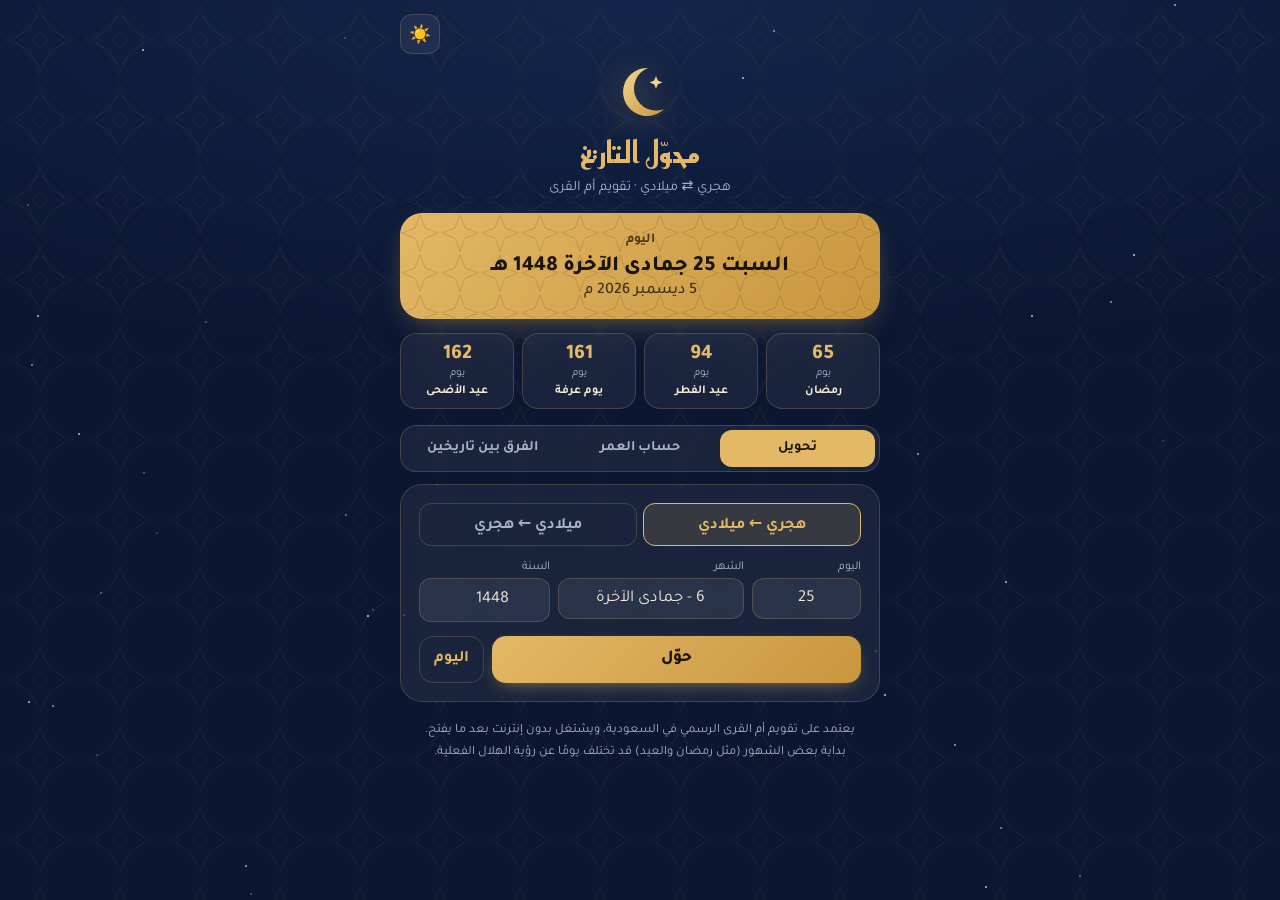
<file: hijri/index.html>
<!DOCTYPE html>
<html lang="ar" dir="rtl">
<head>
<meta charset="utf-8">
<meta name="viewport" content="width=device-width, initial-scale=1">
<title>محوّل التاريخ الهجري والميلادي</title>
<link rel="preconnect" href="https://fonts.googleapis.com">
<link href="https://fonts.googleapis.com/css2?family=Tajawal:wght@400;500;700;800&family=Reem+Kufi:wght@600;700&display=swap" rel="stylesheet">
<style>
  :root{
    --bg:#0b1630; --bg2:#13254a; --card:rgba(255,255,255,.06); --card-solid:#15274d;
    --ink:#f3ecd9; --muted:#a9b3c9; --gold:#e3b866; --gold2:#c8963e; --gold-soft:rgba(227,184,102,.14);
    --line:rgba(227,184,102,.22); --field:rgba(255,255,255,.07); --err:#ff8f80; --on-gold:#1a1405;
    --pattern-op:.07;
  }
  [data-theme="light"]{
    --bg:#f7f0e1; --bg2:#efe3c8; --card:rgba(255,255,255,.7); --card-solid:#fffaf0;
    --ink:#1d2340; --muted:#6c6a78; --gold:#a8741f; --gold2:#8a5c12; --gold-soft:rgba(168,116,31,.12);
    --line:rgba(168,116,31,.25); --field:#fffdf7; --err:#b3261e; --on-gold:#fff;
    --pattern-op:.06;
  }
  *{box-sizing:border-box;-webkit-tap-highlight-color:transparent}
  html{background:var(--bg)}
  body{margin:0;color:var(--ink);font-family:"Tajawal",system-ui,sans-serif;min-height:100vh;
    display:flex;justify-content:center;padding:14px 14px 40px;
    background:radial-gradient(120% 60% at 50% 0%,var(--bg2),var(--bg) 70%);background-attachment:fixed;
    transition:background .3s,color .3s;position:relative}
  body::before{content:"";position:fixed;inset:0;pointer-events:none;opacity:var(--pattern-op);
    background-image:url("data:image/svg+xml,%3Csvg xmlns='http://www.w3.org/2000/svg' width='80' height='80' viewBox='0 0 80 80'%3E%3Cg fill='none' stroke='%23e3b866' stroke-width='1.2'%3E%3Cpath d='M40 6l9.9 24.1L74 40l-24.1 9.9L40 74l-9.9-24.1L6 40l24.1-9.9z'/%3E%3Crect x='22' y='22' width='36' height='36' transform='rotate(45 40 40)'/%3E%3Ccircle cx='40' cy='40' r='7'/%3E%3C/g%3E%3C/svg%3E");
    background-size:80px 80px}
  .stars{position:fixed;inset:0;pointer-events:none;overflow:hidden}
  .stars i{position:absolute;width:2px;height:2px;border-radius:50%;background:#fff;opacity:.6;animation:tw 3s infinite ease-in-out}
  [data-theme="light"] .stars{display:none}
  @keyframes tw{50%{opacity:.1}}
  .wrap{width:100%;max-width:480px;position:relative;z-index:1}

  .top{display:flex;justify-content:space-between;align-items:center;margin-bottom:6px}
  .themeBtn{border:1px solid var(--line);background:var(--card);color:var(--gold);width:40px;height:40px;border-radius:12px;
    font-size:1.1rem;cursor:pointer;backdrop-filter:blur(8px);-webkit-backdrop-filter:blur(8px)}
  header{text-align:center;margin:0 0 16px}
  .moon{width:64px;height:64px;margin:0 auto 6px;display:block;filter:drop-shadow(0 0 18px rgba(227,184,102,.45))}
  header h1{font-family:"Reem Kufi","Tajawal",sans-serif;font-size:1.9rem;margin:0;font-weight:700;color:var(--gold);letter-spacing:.5px}
  header p{margin:2px 0 0;color:var(--muted);font-size:.9rem}

  .today{background:linear-gradient(135deg,var(--gold),var(--gold2));color:var(--on-gold);border-radius:22px;padding:18px;
    margin-bottom:14px;text-align:center;position:relative;overflow:hidden;box-shadow:0 10px 30px -12px rgba(227,184,102,.55)}
  [data-theme="dark"] .today,:root:not([data-theme]) .today{color:#1a1405}
  .today::before{content:"";position:absolute;inset:0;opacity:.13;
    background-image:url("data:image/svg+xml,%3Csvg xmlns='http://www.w3.org/2000/svg' width='40' height='40'%3E%3Cpath d='M20 2l5 13 13 5-13 5-5 13-5-13-13-5 13-5z' fill='none' stroke='%23000' stroke-width='1'/%3E%3C/svg%3E")}
  .today>*{position:relative}
  .today small{opacity:.75;font-size:.85rem;font-weight:700}
  .today .h{font-size:1.35rem;font-weight:800;margin-top:4px}
  .today .g{opacity:.8;margin-top:2px;font-weight:500}

  .events{display:grid;grid-template-columns:repeat(4,1fr);gap:8px;margin-bottom:16px}
  .ev{background:var(--card);border:1px solid var(--line);border-radius:16px;padding:10px 4px;text-align:center;
    backdrop-filter:blur(8px);-webkit-backdrop-filter:blur(8px)}
  .ev .n{font-size:1.3rem;font-weight:800;color:var(--gold);line-height:1.1}
  .ev .u{font-size:.7rem;color:var(--muted)}
  .ev .t{font-size:.76rem;font-weight:700;margin-top:4px}
  .ev.now{background:var(--gold-soft);border-color:var(--gold)}
  .ev.now .n{font-size:1rem}

  .tabs{display:grid;grid-template-columns:repeat(3,1fr);background:var(--card);border:1px solid var(--line);border-radius:16px;
    padding:4px;margin-bottom:12px;gap:2px;backdrop-filter:blur(8px);-webkit-backdrop-filter:blur(8px)}
  .tabs button{border:0;background:transparent;color:var(--muted);font:inherit;font-weight:700;padding:10px 4px;border-radius:12px;cursor:pointer;font-size:.9rem;transition:.2s}
  .tabs button.on{background:var(--gold);color:var(--on-gold)}
  :root:not([data-theme="light"]) .tabs button.on{color:#1a1405}

  .card{background:var(--card);border:1px solid var(--line);border-radius:22px;padding:18px;
    backdrop-filter:blur(10px);-webkit-backdrop-filter:blur(10px)}
  .seg{display:flex;gap:6px;margin-bottom:14px}
  .seg button{flex:1;border:1px solid var(--line);background:transparent;color:var(--muted);font:inherit;font-weight:700;padding:9px;border-radius:12px;cursor:pointer}
  .seg button.on{border-color:var(--gold);background:var(--gold-soft);color:var(--gold)}
  .lbl{font-size:.85rem;font-weight:700;margin:2px 0 8px;color:var(--gold)}
  .row{display:grid;grid-template-columns:1fr 1.7fr 1.2fr;gap:8px}
  .row + .lbl{margin-top:14px}
  label{display:block;font-size:.75rem;color:var(--muted);margin-bottom:4px}
  select,input{width:100%;font:inherit;font-size:1.05rem;padding:11px 8px;border:1px solid var(--line);
    border-radius:12px;background:var(--field);color:var(--ink);text-align:center;appearance:none;-webkit-appearance:none}
  select option{background:var(--card-solid);color:var(--ink)}
  select:focus,input:focus{outline:2px solid var(--gold);outline-offset:1px}
  .actions{display:flex;gap:8px;margin-top:14px}
  .go{flex:1;border:0;background:linear-gradient(135deg,var(--gold),var(--gold2));color:var(--on-gold);font:inherit;font-weight:800;
    font-size:1.05rem;padding:13px;border-radius:14px;cursor:pointer;box-shadow:0 6px 18px -8px rgba(227,184,102,.7)}
  :root:not([data-theme="light"]) .go{color:#1a1405}
  .ghost{border:1px solid var(--line);background:transparent;color:var(--gold);font:inherit;font-weight:700;padding:13px 14px;border-radius:14px;cursor:pointer}
  .go:active,.ghost:active{transform:scale(.98)}

  .result{margin-top:16px;padding:18px 14px;border-radius:18px;background:var(--gold-soft);border:1px solid var(--line);text-align:center;display:none}
  .result.show{display:block;animation:pop .3s ease}
  @keyframes pop{from{opacity:0;transform:translateY(6px)}to{opacity:1;transform:none}}
  .result .big{font-size:1.4rem;font-weight:800;color:var(--gold)}
  .result .sub{margin-top:6px;color:var(--muted);line-height:1.8}
  .result.err{background:transparent;border-color:var(--err)}
  .result.err .big{color:var(--err);font-size:1.02rem}
  .stats{display:grid;grid-template-columns:repeat(3,1fr);gap:8px;margin-top:12px}
  .stat{background:var(--field);border-radius:12px;padding:8px 4px}
  .stat b{display:block;font-size:1.05rem}
  .stat span{font-size:.72rem;color:var(--muted)}
  .copy{margin-top:12px;border:1px solid var(--gold);background:transparent;color:var(--gold);
    font:inherit;font-weight:700;padding:7px 20px;border-radius:999px;cursor:pointer}
  .note{color:var(--muted);font-size:.8rem;text-align:center;margin-top:18px;line-height:1.7}
  [hidden]{display:none!important}
</style>
</head>
<body>
<div class="stars" id="stars"></div>
<div class="wrap">
  <div class="top">
    <span></span>
    <button class="themeBtn" id="themeBtn" aria-label="تغيير الثيم">☀️</button>
  </div>
  <header>
    <svg class="moon" viewBox="0 0 64 64" aria-hidden="true">
      <defs><linearGradient id="mg" x1="0" y1="0" x2="1" y2="1"><stop offset="0" stop-color="#f6d58e"/><stop offset="1" stop-color="#c8963e"/></linearGradient></defs>
      <path d="M40 8a24 24 0 1 0 16 41A20 20 0 1 1 40 8z" fill="url(#mg)"/>
      <path d="M48 16l1.8 4.6 4.6 1.8-4.6 1.8L48 28.8l-1.8-4.6-4.6-1.8 4.6-1.8z" fill="#f6d58e"/>
    </svg>
    <h1>محوّل التاريخ</h1>
    <p>هجري ⇄ ميلادي · تقويم أم القرى</p>
  </header>

  <div class="today">
    <small>اليوم</small>
    <div class="h" id="todayH"></div>
    <div class="g" id="todayG"></div>
  </div>

  <div class="events" id="events"></div>

  <div class="tabs">
    <button data-tab="conv" class="on">تحويل</button>
    <button data-tab="age">حساب العمر</button>
    <button data-tab="diff">الفرق بين تاريخين</button>
  </div>

  <div class="card">
    <!-- تحويل -->
    <section id="conv">
      <div class="seg" id="convSeg">
        <button data-v="H" class="on">هجري ← ميلادي</button>
        <button data-v="G">ميلادي ← هجري</button>
      </div>
      <div id="convIn"></div>
      <div class="actions">
        <button class="go" id="convGo">حوّل</button>
        <button class="ghost" id="convToday">اليوم</button>
      </div>
    </section>

    <!-- العمر -->
    <section id="age" hidden>
      <div class="seg" id="ageSeg">
        <button data-v="G" class="on">ميلادي</button>
        <button data-v="H">هجري</button>
      </div>
      <div class="lbl">تاريخ الميلاد</div>
      <div id="ageIn"></div>
      <div class="actions"><button class="go" id="ageGo">احسب العمر</button></div>
    </section>

    <!-- الفرق -->
    <section id="diff" hidden>
      <div class="seg" id="diffSeg">
        <button data-v="G" class="on">ميلادي</button>
        <button data-v="H">هجري</button>
      </div>
      <div class="lbl">من تاريخ</div>
      <div id="diffA"></div>
      <div class="lbl">إلى تاريخ</div>
      <div id="diffB"></div>
      <div class="actions"><button class="go" id="diffGo">احسب الفرق</button></div>
    </section>

    <div class="result" id="res">
      <div class="big" id="resBig"></div>
      <div class="sub" id="resSub"></div>
      <div class="stats" id="resStats" hidden></div>
      <button class="copy" id="copyBtn" type="button">نسخ</button>
    </div>
  </div>

  <p class="note">يعتمد على تقويم أم القرى الرسمي في السعودية، ويشتغل بدون إنترنت بعد ما يفتح.<br>بداية بعض الشهور (مثل رمضان والعيد) قد تختلف يومًا عن رؤية الهلال الفعلية.</p>
</div>

<script>
const H_MONTHS=["محرم","صفر","ربيع الأول","ربيع الآخر","جمادى الأولى","جمادى الآخرة","رجب","شعبان","رمضان","شوال","ذو القعدة","ذو الحجة"];
const G_MONTHS=["يناير","فبراير","مارس","أبريل","مايو","يونيو","يوليو","أغسطس","سبتمبر","أكتوبر","نوفمبر","ديسمبر"];
const DAYS=["الأحد","الاثنين","الثلاثاء","الأربعاء","الخميس","الجمعة","السبت"];
const DAY=86400000, HMIN=1300, HMAX=1600, GMIN=1883, GMAX=2174;
const fmt=new Intl.DateTimeFormat("en-u-ca-islamic-umalqura-nu-latn",{timeZone:"UTC",year:"numeric",month:"numeric",day:"numeric"});
const $=id=>document.getElementById(id);

/* ---------- محرك التحويل ---------- */
function toHijri(ms){
  const p={};fmt.formatToParts(new Date(ms)).forEach(x=>p[x.type]=x.value);
  return {y:parseInt(p.year),m:parseInt(p.month),d:parseInt(p.day)};
}
function cmp(a,b){return (a.y-b.y)||(a.m-b.m)||(a.d-b.d);}
function fromHijri(y,m,d){
  let ms=Date.UTC(622,6,19)+Math.round((y-1)*354.36667+(m-1)*29.5306+(d-1))*DAY;
  for(let i=0;i<60;i++){
    const h=toHijri(ms); if(cmp(h,{y,m,d})===0)return ms;
    const diff=(y-h.y)*354+(m-h.m)*29.5+(d-h.d);
    ms+=(Math.abs(diff)<2?Math.sign(diff):Math.round(diff))*DAY;
  }
  return null;
}
function hMonthLen(y,m){return fromHijri(y,m,30)===null?29:30;}
function gMonthLen(y,m){return new Date(Date.UTC(y,m,0)).getUTCDate();}
function hStr(h){return h.d+" "+H_MONTHS[h.m-1]+" "+h.y+" هـ";}
function gParts(ms){const t=new Date(ms);return {y:t.getUTCFullYear(),m:t.getUTCMonth()+1,d:t.getUTCDate()};}
function gStr(ms){const g=gParts(ms);return g.d+" "+G_MONTHS[g.m-1]+" "+g.y+" م";}
function dayName(ms){return DAYS[new Date(ms).getUTCDay()];}
function num(n){return n.toLocaleString("en-US");}
function plural(n,one,two,few,many){return n===0?"":n===1?one:n===2?two:(n>=3&&n<=10)?n+" "+few:n+" "+many;}
const yW=n=>plural(n,"سنة","سنتين","سنوات","سنة");
const mW=n=>plural(n,"شهر","شهرين","أشهر","شهرًا");
const dW=n=>plural(n,"يوم","يومين","أيام","يومًا");
function joinParts(a){a=a.filter(Boolean);return a.length?a.join(" و "):"0 يوم";}

/* فرق تقويمي (سنوات/أشهر/أيام) بين تاريخين بنفس التقويم */
function calDiff(a,b,lenFn){
  let y=b.y-a.y,m=b.m-a.m,d=b.d-a.d;
  if(d<0){m--;let pm=b.m-1,py=b.y;if(pm<1){pm=12;py--;}d+=lenFn(py,pm);}
  if(m<0){y--;m+=12;}
  return {y,m,d};
}

/* ---------- حقول الإدخال ---------- */
function dateInputs(host,cal,init){
  const months=cal==="H"?H_MONTHS:G_MONTHS;
  const maxD=cal==="H"?30:31;
  host.innerHTML=`<div class="row">
    <div><label>اليوم</label><select>${Array.from({length:maxD},(_,i)=>`<option value="${i+1}">${i+1}</option>`).join("")}</select></div>
    <div><label>الشهر</label><select>${months.map((n,i)=>`<option value="${i+1}">${i+1} - ${n}</option>`).join("")}</select></div>
    <div><label>السنة</label><input type="number" inputmode="numeric"></div></div>`;
  const [d,m]=host.querySelectorAll("select"),y=host.querySelector("input");
  host.set=v=>{d.value=v.d;m.value=v.m;y.value=v.y;};
  host.get=()=>({d:+d.value,m:+m.value,y:+y.value,cal});
  host.cal=cal;
  if(init)host.set(init);
}
/* يرجع ms أو رسالة خطأ */
function readMs(v){
  if(v.cal==="H"){
    if(!v.y||v.y<HMIN||v.y>HMAX)return {err:`أدخل سنة هجرية بين ${HMIN} و ${HMAX}`};
    const ms=fromHijri(v.y,v.m,v.d);
    if(ms===null)return {err:`شهر ${H_MONTHS[v.m-1]} ${v.y} هـ عدد أيامه 29 يومًا فقط`};
    return {ms};
  }
  if(!v.y||v.y<GMIN||v.y>GMAX)return {err:`أدخل سنة ميلادية بين ${GMIN} و ${GMAX}`};
  if(v.d>gMonthLen(v.y,v.m))return {err:`شهر ${G_MONTHS[v.m-1]} ${v.y} عدد أيامه ${gMonthLen(v.y,v.m)} فقط`};
  return {ms:Date.UTC(v.y,v.m-1,v.d)};
}

/* ---------- اليوم والمناسبات ---------- */
const now=new Date();
const todayMs=Date.UTC(now.getFullYear(),now.getMonth(),now.getDate());
const TH=toHijri(todayMs), TG=gParts(todayMs);
$("todayH").textContent=dayName(todayMs)+" "+hStr(TH);
$("todayG").textContent=gStr(todayMs);

const EVENTS=[
  {t:"رمضان",m:9,d:1,len:30},
  {t:"عيد الفطر",m:10,d:1,len:3},
  {t:"يوم عرفة",m:12,d:9,len:1},
  {t:"عيد الأضحى",m:12,d:10,len:4},
];
$("events").innerHTML=EVENTS.map(e=>{
  for(const y of [TH.y-1,TH.y,TH.y+1]){
    const s=fromHijri(y,e.m,e.d); if(s===null)continue;
    const days=Math.round((s-todayMs)/DAY);
    if(days<=0 && days>-e.len)return `<div class="ev now"><div class="n">الآن</div><div class="u">&nbsp;</div><div class="t">${e.t}</div></div>`;
    if(days>0)return `<div class="ev" title="${gStr(s)}"><div class="n">${num(days)}</div><div class="u">يوم</div><div class="t">${e.t}</div></div>`;
  }
  return "";
}).join("");

/* ---------- التبويبات ---------- */
function bindSeg(id,cb){
  const seg=$(id);
  seg.querySelectorAll("button").forEach(b=>b.onclick=()=>{
    seg.querySelectorAll("button").forEach(x=>x.classList.toggle("on",x===b));
    hideRes();cb(b.dataset.v);
  });
}
document.querySelectorAll(".tabs button").forEach(b=>b.onclick=()=>{
  document.querySelectorAll(".tabs button").forEach(x=>x.classList.toggle("on",x===b));
  ["conv","age","diff"].forEach(s=>$(s).hidden=s!==b.dataset.tab);
  hideRes();
  try{localStorage.setItem("tab",b.dataset.tab);}catch(_){}
});
const todayFor=cal=>cal==="H"?TH:TG;

/* تحويل */
let convCal="H";
dateInputs($("convIn"),"H",TH);
bindSeg("convSeg",v=>{convCal=v;dateInputs($("convIn"),v,todayFor(v));});
$("convToday").onclick=()=>{$("convIn").set(todayFor(convCal));hideRes();};
$("convGo").onclick=()=>{
  const v=$("convIn").get(),r=readMs(v);
  if(r.err)return showErr(r.err);
  if(convCal==="H")show(gStr(r.ms),"يوم "+dayName(r.ms)+" · الموافق "+hStr(v));
  else show(hStr(toHijri(r.ms)),"يوم "+dayName(r.ms)+" · الموافق "+gStr(r.ms));
};

/* العمر */
dateInputs($("ageIn"),"G",{d:1,m:1,y:2000});
bindSeg("ageSeg",v=>dateInputs($("ageIn"),v,v==="H"?{d:1,m:1,y:1420}:{d:1,m:1,y:2000}));
$("ageGo").onclick=()=>{
  const r=readMs($("ageIn").get());
  if(r.err)return showErr(r.err);
  if(r.ms>todayMs)return showErr("تاريخ الميلاد بعد اليوم!");
  const bG=gParts(r.ms),bH=toHijri(r.ms);
  const ag=calDiff(bG,TG,gMonthLen), ah=calDiff(bH,TH,hMonthLen);
  const total=Math.round((todayMs-r.ms)/DAY);
  // عيد الميلاد القادم (ميلادي)
  let nb=Date.UTC(TG.y,bG.m-1,Math.min(bG.d,gMonthLen(TG.y,bG.m)));
  if(nb<todayMs)nb=Date.UTC(TG.y+1,bG.m-1,Math.min(bG.d,gMonthLen(TG.y+1,bG.m)));
  const toNext=Math.round((nb-todayMs)/DAY);
  show(
    "عمرك "+joinParts([yW(ag.y),mW(ag.m),dW(ag.d)]),
    "بالهجري: "+joinParts([yW(ah.y),mW(ah.m),dW(ah.d)])+
    "<br>وُلدت يوم "+dayName(r.ms)+" "+gStr(r.ms)+" · "+hStr(bH)+
    "<br>"+(toNext===0?"🎉 اليوم عيد ميلادك!":"باقي على عيد ميلادك "+dW(toNext).replace(/^(\d+)/,m=>num(+m))),
    [[num(total),"يوم"],[num(Math.floor(total/7)),"أسبوع"],[num(ag.y*12+ag.m),"شهر"]]
  );
};

/* الفرق */
dateInputs($("diffA"),"G",TG);dateInputs($("diffB"),"G",TG);
bindSeg("diffSeg",v=>{dateInputs($("diffA"),v,todayFor(v));dateInputs($("diffB"),v,todayFor(v));});
$("diffGo").onclick=()=>{
  const va=$("diffA").get(),vb=$("diffB").get();
  const a=readMs(va),b=readMs(vb);
  if(a.err)return showErr("من تاريخ: "+a.err);
  if(b.err)return showErr("إلى تاريخ: "+b.err);
  let [s,e]=a.ms<=b.ms?[a.ms,b.ms]:[b.ms,a.ms];
  const total=Math.round((e-s)/DAY);
  const H=va.cal==="H";
  const dd=H?calDiff(toHijri(s),toHijri(e),hMonthLen):calDiff(gParts(s),gParts(e),gMonthLen);
  show(
    joinParts([yW(dd.y),mW(dd.m),dW(dd.d)]),
    (H?hStr(toHijri(s))+" ← "+hStr(toHijri(e)):gStr(s)+" ← "+gStr(e))+
    "<br>"+(H?"بالميلادي: "+gStr(s)+" ← "+gStr(e):"بالهجري: "+hStr(toHijri(s))+" ← "+hStr(toHijri(e))),
    [[num(total),"يوم"],[num(Math.floor(total/7)),"أسبوع"],[(total/365.2425).toFixed(1),"سنة تقريبًا"]]
  );
};

/* ---------- النتيجة ---------- */
function hideRes(){$("res").className="result";}
function show(big,sub,stats){
  $("resBig").textContent=big;$("resSub").innerHTML=sub||"";
  const st=$("resStats");
  if(stats){st.innerHTML=stats.map(([v,l])=>`<div class="stat"><b>${v}</b><span>${l}</span></div>`).join("");st.hidden=false;}
  else st.hidden=true;
  $("copyBtn").hidden=false;
  $("res").className="result";void $("res").offsetWidth;$("res").className="result show";
}
function showErr(msg){
  $("resBig").textContent=msg;$("resSub").textContent="";$("resStats").hidden=true;$("copyBtn").hidden=true;
  $("res").className="result show err";
}
$("copyBtn").onclick=async()=>{
  const txt=$("resBig").textContent+"\n"+$("resSub").innerText;
  try{await navigator.clipboard.writeText(txt);$("copyBtn").textContent="تم النسخ ✓";}
  catch(_){$("copyBtn").textContent="انسخ يدويًا";}
  setTimeout(()=>$("copyBtn").textContent="نسخ",1500);
};


/* ---------- الثيم والنجوم ---------- */
(function(){
  const st=$("stars");let h="";
  for(let i=0;i<40;i++)h+=`<i style="top:${Math.random()*100}%;left:${Math.random()*100}%;animation-delay:${(Math.random()*3).toFixed(2)}s;opacity:${(.2+Math.random()*.6).toFixed(2)}"></i>`;
  st.innerHTML=h;
  const root=document.documentElement,btn=$("themeBtn");
  function apply(t){root.dataset.theme=t;btn.textContent=t==="light"?"🌙":"☀️";}
  let t="dark";try{t=localStorage.getItem("theme")||"dark";}catch(_){}
  apply(t);
  btn.onclick=()=>{t=root.dataset.theme==="light"?"dark":"light";apply(t);try{localStorage.setItem("theme",t);}catch(_){}};
})();

/* Enter يشغّل الزر */
[["convIn","convGo"],["ageIn","ageGo"],["diffB","diffGo"],["diffA","diffGo"]].forEach(([i,g])=>
  $(i).addEventListener("keydown",e=>{if(e.key==="Enter"){e.preventDefault();$(g).click();}}));

try{const t=localStorage.getItem("tab");if(t&&t!=="conv")document.querySelector(`.tabs button[data-tab="${t}"]`).click();}catch(_){}
</script>
</body>
</html>
</file>
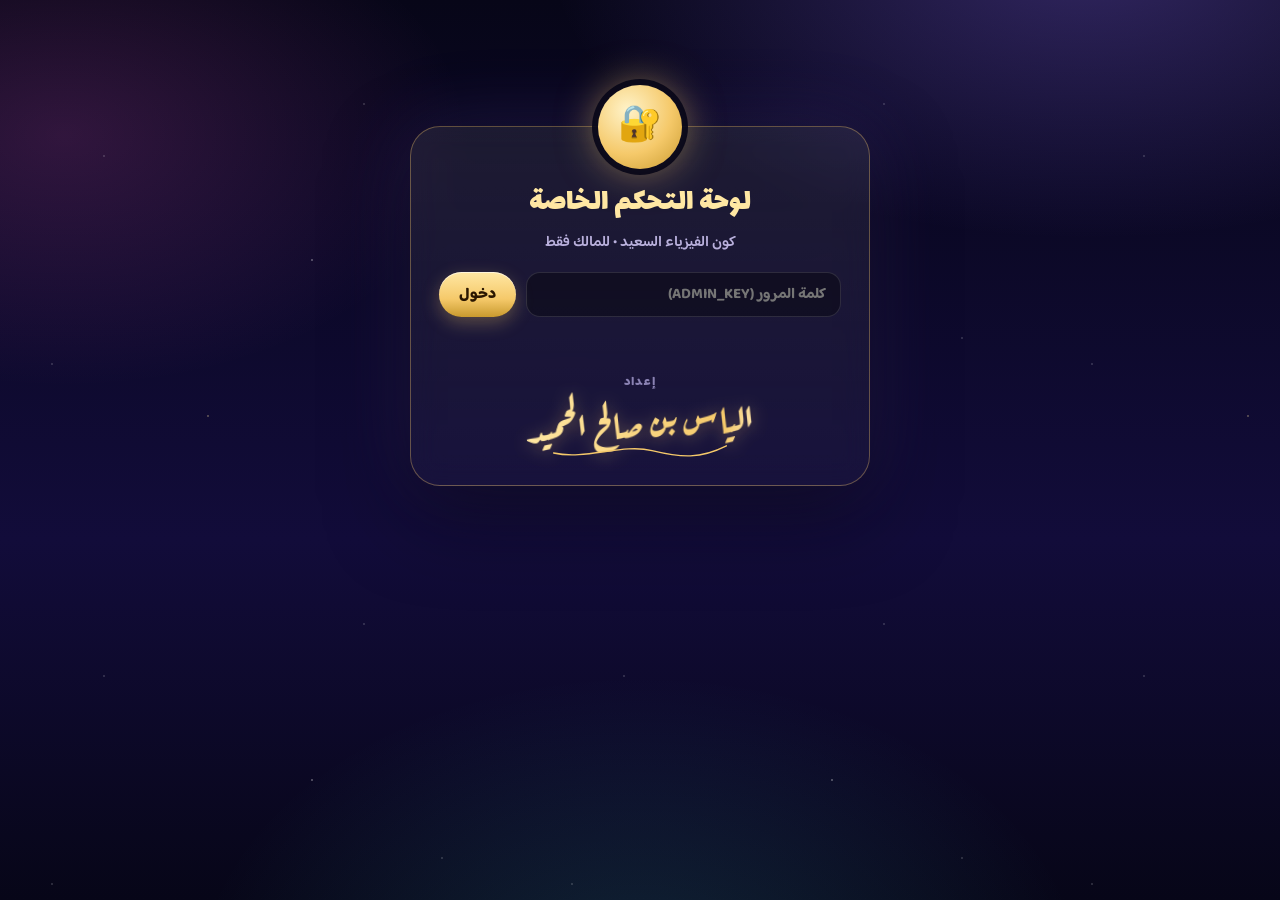
<file: admin.html>
<!doctype html>
<html lang="ar" dir="rtl">
<head>
  <meta charset="utf-8">
  <meta name="viewport" content="width=device-width,initial-scale=1,viewport-fit=cover">
  <meta name="robots" content="noindex, nofollow">
  <meta name="theme-color" content="#070618">
  <title>لوحة التحكم | كون الفيزياء السعيد</title>
  <link rel="icon" href="assets/favicon.svg" type="image/svg+xml">
  <link rel="preconnect" href="https://fonts.googleapis.com">
  <link rel="preconnect" href="https://fonts.gstatic.com" crossorigin>
  <link href="https://fonts.googleapis.com/css2?family=Baloo+Bhaijaan+2:wght@400;600;700;800&family=Lalezar&family=Aref+Ruqaa:wght@400;700&display=swap" rel="stylesheet">
  <style>
    /* Owner's private control room: royal night blue with gold. */
    :root {
      --bg: #070618; --bg2: #120c3a; --panel: rgba(255, 255, 255, .055); --panel-2: rgba(255, 255, 255, .09);
      --line: rgba(255, 255, 255, .12); --line-gold: rgba(245, 201, 106, .35);
      --text: #f6f1ff; --soft: #b9b0dc; --muted: #8a82b3;
      --gold: #f5c96a; --gold-2: #ffe7a3; --gold-3: #c99a2e; --violet: #8c6bff; --aqua: #4fe3ff; --pink: #ff5fd2;
      --good: #3ddc97; --bad: #ff6b81;
      --r: 22px;
      color-scheme: dark;
    }
    * { box-sizing: border-box; }
    html { scroll-behavior: smooth; }
    body {
      margin: 0; min-height: 100vh; color: var(--text); font: 600 15px/1.55 'Baloo Bhaijaan 2', system-ui, sans-serif;
      background:
        radial-gradient(60% 45% at 85% -5%, rgba(140, 107, 255, .32), transparent 70%),
        radial-gradient(45% 40% at 5% 15%, rgba(255, 95, 210, .16), transparent 70%),
        radial-gradient(50% 50% at 50% 110%, rgba(79, 227, 255, .14), transparent 70%),
        linear-gradient(180deg, var(--bg), var(--bg2) 60%, var(--bg));
      background-attachment: fixed;
    }
    body::before {
      content: ''; position: fixed; inset: 0; pointer-events: none; opacity: .5;
      background-image: radial-gradient(1px 1px at 20% 30%, #fff, transparent), radial-gradient(1px 1px at 70% 20%, #fff, transparent),
        radial-gradient(1.5px 1.5px at 40% 80%, var(--gold-2), transparent), radial-gradient(1px 1px at 85% 65%, #fff, transparent),
        radial-gradient(1px 1px at 10% 70%, #fff, transparent), radial-gradient(1.5px 1.5px at 60% 50%, #fff, transparent);
      background-size: 520px 520px;
    }
    .wrap { position: relative; max-width: 1240px; margin: 0 auto; padding-block: 18px 40px; padding-left: max(16px, env(safe-area-inset-left, 0px)); padding-right: max(16px, env(safe-area-inset-right, 0px)); }
    [hidden] { display: none !important; }
    .sr { position: absolute; width: 1px; height: 1px; overflow: hidden; clip: rect(0 0 0 0); }

    .top { display: flex; align-items: center; gap: 14px; flex-wrap: wrap; padding: 14px 18px; border-radius: var(--r);
      background: linear-gradient(135deg, rgba(245, 201, 106, .12), rgba(140, 107, 255, .1)); border: 1px solid var(--line-gold);
      box-shadow: 0 20px 50px rgba(0, 0, 0, .35), inset 0 1px 0 rgba(255, 255, 255, .12); }
    .crest { width: 54px; height: 54px; flex: none; filter: drop-shadow(0 6px 16px rgba(245, 201, 106, .45)); }
    .titles h1 { margin: 0; font-family: 'Lalezar', sans-serif; font-weight: 400; font-size: clamp(1.5rem, 3.6vw, 2.2rem); line-height: 1.15;
      background: linear-gradient(90deg, var(--gold-2), var(--gold), #ffb8e8); -webkit-background-clip: text; background-clip: text; color: transparent; }
    .titles p { margin: 0; color: var(--soft); font-size: .9rem; }
    .top .spacer { flex: 1; }

    .credit { display: inline-flex; flex-direction: column; align-items: center; line-height: 1; }
    .credit small { color: var(--muted); font-weight: 800; letter-spacing: .1em; font-size: .75rem; }
    .sig { position: relative; padding: 0 10px 8px; }
    .sig span { font-family: 'Aref Ruqaa', serif; font-weight: 700; font-size: 1.7rem; line-height: 1.6; display: inline-block; transform: rotate(-3deg);
      background: linear-gradient(100deg, var(--gold-2), var(--gold) 40%, #fff6d8 50%, var(--gold) 60%, var(--gold-3)); background-size: 220% 100%;
      -webkit-background-clip: text; background-clip: text; color: transparent; animation: shine 6s linear infinite; filter: drop-shadow(0 2px 8px rgba(245, 201, 106, .4)); }
    .sig svg { position: absolute; inset-inline: 0; bottom: 0; width: 100%; height: 18px; overflow: visible; }
    .sig path { fill: none; stroke: var(--gold); stroke-width: 2.2; stroke-linecap: round; stroke-dasharray: 420; stroke-dashoffset: 420; animation: draw 2s .3s ease-out forwards; }
    .credit.big .sig span { font-size: 2.4rem; }
    @keyframes draw { to { stroke-dashoffset: 0; } }
    @keyframes shine { to { background-position: -220% 0; } }

    .login-box { max-width: 460px; margin: 12vh auto 0; text-align: center; padding: 34px 28px 26px; border-radius: 30px; position: relative;
      background: linear-gradient(180deg, rgba(255, 255, 255, .08), rgba(255, 255, 255, .03)); border: 1px solid var(--line-gold);
      box-shadow: 0 30px 80px rgba(0, 0, 0, .5), 0 0 80px rgba(140, 107, 255, .18); backdrop-filter: blur(14px); }
    .lock { width: 84px; height: 84px; margin: -76px auto 10px; border-radius: 50%; display: grid; place-items: center; font-size: 2.2rem;
      background: radial-gradient(circle at 35% 30%, #fff3c9, var(--gold) 55%, var(--gold-3)); box-shadow: 0 0 0 6px rgba(7, 6, 24, .9), 0 0 40px rgba(245, 201, 106, .6); }
    .login-box h1 { margin: 6px 0 2px; font-family: 'Lalezar', sans-serif; font-weight: 400; font-size: 2rem; color: var(--gold-2); }
    .login-box p { color: var(--soft); margin: 0 0 18px; }
    .login-row { display: flex; gap: 10px; }
    .login-row input { flex: 1; min-width: 0; }
    .login-foot { margin-top: 22px; }

    input, select {
      font: inherit; font-weight: 700; color: #fff; background: rgba(0, 0, 0, .35); border: 1.5px solid var(--line); border-radius: 14px; padding: 10px 14px; outline: none; min-height: 44px;
    }
    input:focus, select:focus { border-color: var(--gold); box-shadow: 0 0 0 3px rgba(245, 201, 106, .2); }
    input[type="date"] { color-scheme: dark; padding-block: 8px; direction: ltr; }
    button {
      font: inherit; font-weight: 800; border: 0; border-radius: 999px; padding: 10px 20px; cursor: pointer; color: #2a1600; min-height: 44px;
      background: linear-gradient(180deg, var(--gold-2), var(--gold) 60%, var(--gold-3)); box-shadow: 0 6px 18px rgba(245, 201, 106, .3), inset 0 1px 0 rgba(255, 255, 255, .6);
      transition: transform .12s, filter .12s;
    }
    button:hover { transform: translateY(-1px); filter: brightness(1.05); }
    button:disabled { opacity: .5; cursor: default; transform: none; }
    button.ghost { background: rgba(255, 255, 255, .07); color: var(--text); box-shadow: none; border: 1px solid var(--line); }
    button.ghost:hover { background: rgba(255, 255, 255, .12); }
    button.danger { background: rgba(255, 107, 129, .14); color: #ffc2cc; border: 1px solid rgba(255, 107, 129, .45); box-shadow: none; }
    button.danger.armed { background: var(--bad); color: #fff; }
    button.mini { min-height: 34px; padding: 4px 12px; font-size: .85rem; }
    button:focus-visible, input:focus-visible, select:focus-visible, a:focus-visible { outline: 3px solid var(--aqua); outline-offset: 2px; }
    .err { color: #ffb3c1; min-height: 1.4em; margin-top: 10px; }

    .tabs { position: sticky; top: 8px; z-index: 5; display: flex; gap: 6px; overflow-x: auto; margin: 16px 0; padding: 6px; border-radius: 999px;
      background: rgba(10, 8, 34, .82); border: 1px solid var(--line); backdrop-filter: blur(12px); scrollbar-width: none; }
    .tabs button { flex: none; background: transparent; color: var(--soft); box-shadow: none; padding: 8px 16px; min-height: 40px; }
    .tabs button.on { background: linear-gradient(180deg, var(--gold-2), var(--gold)); color: #2a1600; box-shadow: 0 4px 14px rgba(245, 201, 106, .35); }
    .head-actions { display: flex; gap: 6px; flex-wrap: wrap; align-items: center; }
    table.cmp { min-width: 520px; }
    table.cmp th small { display: block; color: var(--muted); font-weight: 600; font-size: .7rem; direction: ltr; }
    table.cmp td { font-variant-numeric: tabular-nums; font-weight: 800; }
    table.cmp td:first-child { color: var(--soft); font-weight: 700; }
    table.cmp td:last-child { color: var(--gold-2); }
    .lk { font-weight: 800; }
    .lk-main { color: var(--gold-2); }
    .lk-plus { color: #9fefff; }
    .legend { display: flex; gap: 14px; flex-wrap: wrap; font-size: .85rem; color: var(--soft); margin-bottom: 6px; }
    .legend i { display: inline-block; width: 22px; height: 0; border-top: 3px solid var(--gold); vertical-align: middle; margin-inline-end: 6px; border-radius: 2px; }
    .legend i.plus { border-top: 3px dashed #4fe3ff; }
    .chart .line.plus { stroke: #4fe3ff; stroke-dasharray: 6 4; }
    .chart .dot.plus { fill: #9fefff; }
    .chart .end-t { font-size: 11px; font-weight: 800; font-family: inherit; }
    .split { color: var(--muted); font-size: .78rem; }
    .site-tag { display: inline-block; margin-inline-start: 6px; padding: 0 7px; border-radius: 99px; font-size: .7rem; font-weight: 800; background: rgba(140, 107, 255, .2); color: #d6cbff; vertical-align: middle; }

    .grid { display: grid; gap: 14px; }
    .kpis { grid-template-columns: repeat(auto-fit, minmax(170px, 1fr)); }
    .two { grid-template-columns: 1.6fr 1fr; }
    .three { grid-template-columns: repeat(auto-fit, minmax(260px, 1fr)); }
    .card { position: relative; background: var(--panel); border: 1px solid var(--line); border-radius: var(--r); padding: 16px 18px; backdrop-filter: blur(10px);
      box-shadow: 0 14px 40px rgba(0, 0, 0, .25), inset 0 1px 0 rgba(255, 255, 255, .06); min-width: 0; }
    .card h2 { margin: 0 0 4px; font-family: 'Lalezar', sans-serif; font-weight: 400; font-size: 1.35rem; display: flex; align-items: center; gap: 8px; }
    .card .hint { margin: 0 0 10px; color: var(--muted); font-size: .85rem; }
    .kpi { overflow: hidden; }
    .kpi::after { content: ''; position: absolute; inset: auto -30px -40px auto; width: 110px; height: 110px; border-radius: 50%; background: radial-gradient(rgba(245, 201, 106, .22), transparent 70%); pointer-events: none; }
    .kpi .ic { font-size: 1.4rem; }
    .kpi .n { font-family: 'Lalezar', sans-serif; font-size: 2.5rem; line-height: 1.05; color: var(--gold-2); font-variant-numeric: tabular-nums; }
    .kpi .l { color: var(--soft); font-size: .9rem; }
    .kpi .sub { color: var(--muted); font-size: .78rem; }
    .section { margin-top: 14px; }

    .bars { display: grid; gap: 9px; }
    .bar-row { display: grid; grid-template-columns: minmax(0, 1fr) 48px; gap: 3px 10px; align-items: center; font-size: .9rem; }
    .bar-row > span { grid-column: 1 / -1; color: var(--soft); }
    .bar { height: 10px; border-radius: 99px; background: rgba(255, 255, 255, .08); overflow: hidden; }
    .bar i { display: block; height: 100%; border-radius: 4px; background: linear-gradient(90deg, var(--gold-3), var(--gold)); }
    .bar-row b { text-align: end; font-variant-numeric: tabular-nums; }

    .chart { position: relative; }
    .chart svg { display: block; width: 100%; height: auto; overflow: visible; }
    .chart .grid-line { stroke: rgba(255, 255, 255, .08); stroke-width: 1; }
    .chart .axis-t { fill: var(--muted); font-size: 11px; font-family: inherit; }
    .chart .area { fill: url(#gold-fade); }
    .chart .line { fill: none; stroke: var(--gold); stroke-width: 2; stroke-linejoin: round; }
    .chart .dot { fill: var(--gold-2); stroke: var(--bg); stroke-width: 2; }
    .chart .hit { fill: transparent; cursor: crosshair; }
    .chart .cross { stroke: rgba(255, 255, 255, .35); stroke-width: 1; stroke-dasharray: 3 3; }
    .tip { position: absolute; pointer-events: none; z-index: 3; padding: 6px 10px; border-radius: 10px; background: #fff; color: #1a1240; font-size: .82rem; font-weight: 800; white-space: nowrap; box-shadow: 0 8px 20px rgba(0, 0, 0, .35); transform: translate(-50%, -125%); }
    .chart-head { display: flex; justify-content: space-between; align-items: baseline; gap: 10px; flex-wrap: wrap; }
    .seg { display: inline-flex; padding: 3px; border-radius: 999px; background: rgba(0, 0, 0, .3); border: 1px solid var(--line); }
    .seg button { min-height: 32px; padding: 3px 12px; font-size: .82rem; background: transparent; color: var(--soft); box-shadow: none; }
    .seg button.on { background: var(--panel-2); color: var(--gold-2); }

    .games { display: grid; gap: 12px; grid-template-columns: repeat(auto-fit, minmax(330px, 1fr)); }
    .game-card .gh { display: flex; align-items: center; gap: 10px; margin-bottom: 8px; }
    .game-card .gh b { font-size: 1.1rem; }
    .game-card .gh small { color: var(--muted); margin-inline-start: auto; }
    .lv { display: grid; grid-template-columns: 80px minmax(0, 1fr) 44px 44px 50px; gap: 6px; align-items: center; font-size: .85rem; padding: 6px 0; border-top: 1px solid var(--line); }
    .lv.head { color: var(--muted); font-size: .75rem; border-top: 0; }
    .lv .num { text-align: center; font-variant-numeric: tabular-nums; }
    .rate-bar { height: 8px; border-radius: 99px; background: rgba(255, 255, 255, .08); overflow: hidden; }
    .rate-bar i { display: block; height: 100%; border-radius: 4px; background: var(--good); }
    .rate-bar.hard i { background: var(--bad); }
    .tag { display: inline-flex; align-items: center; gap: 4px; padding: 1px 8px; border-radius: 99px; font-size: .72rem; font-weight: 800; }
    .tag.hard { background: rgba(255, 107, 129, .16); color: #ffc2cc; }
    .tag.easy { background: rgba(61, 220, 151, .14); color: #a8f5d2; }
    .hard-list { display: grid; gap: 8px; }
    .hard-item { display: grid; grid-template-columns: auto minmax(0, 1fr) auto; gap: 10px; align-items: center; padding: 10px 12px; border-radius: 14px; background: rgba(255, 107, 129, .07); border: 1px solid rgba(255, 107, 129, .2); }
    .hard-item .pct { font-family: 'Lalezar', sans-serif; font-size: 1.4rem; color: #ffc2cc; }

    .filters { display: flex; flex-wrap: wrap; gap: 8px; align-items: end; }
    .filters input[type="search"] { flex: 1 1 220px; }
    .filters label { color: var(--muted); font-size: .8rem; display: grid; gap: 2px; }
    .table-box { overflow-x: auto; margin-top: 10px; border-radius: 16px; border: 1px solid var(--line); }
    table { width: 100%; border-collapse: collapse; min-width: 1180px; }
    th, td { padding: 9px 10px; border-bottom: 1px solid var(--line); text-align: start; vertical-align: top; }
    th { color: var(--muted); font-size: .78rem; background: rgba(0, 0, 0, .25); }
    tbody tr:hover td { background: rgba(255, 255, 255, .03); }
    td.num { font-variant-numeric: tabular-nums; white-space: nowrap; }
    td.name { font-weight: 800; color: var(--gold-2); white-space: nowrap; }
    .stars { color: var(--gold); letter-spacing: 1px; white-space: nowrap; }
    .comment { max-width: 260px; color: var(--soft); }
    .dev { white-space: nowrap; }
    .dev small { display: block; color: var(--muted); font-size: .75rem; }
    .acts { display: flex; gap: 6px; }
    button.vis.off { background: rgba(255, 255, 255, .07); color: var(--muted); border: 1px solid var(--line); box-shadow: none; }
    tr.is-hidden td:not(:last-child) { opacity: .5; }
    .empty { color: var(--muted); text-align: center; padding: 30px; }

    .hero-row { display: grid; grid-template-columns: 48px 40px minmax(0, 1fr) auto auto auto; gap: 10px; align-items: center; padding: 10px 12px; border-radius: 14px; background: rgba(255, 255, 255, .04); border: 1px solid var(--line); }
    .hero-row + .hero-row { margin-top: 6px; }
    .hero-row .rk { text-align: center; font-weight: 800; font-size: 1.1rem; }
    .hero-row .av { font-size: 1.6rem; text-align: center; }
    .hero-row .pts { color: var(--gold-2); font-variant-numeric: tabular-nums; }

    .steps { margin: 0; padding-inline-start: 22px; display: grid; gap: 8px; color: var(--soft); }
    .steps b { color: var(--text); }
    code { background: rgba(0, 0, 0, .4); border: 1px solid var(--line); border-radius: 8px; padding: 1px 7px; direction: ltr; unicode-bidi: isolate; font-family: ui-monospace, Consolas, monospace; font-size: .85rem; color: var(--text); }
    .status { display: inline-flex; align-items: center; gap: 6px; padding: 4px 12px; border-radius: 99px; font-weight: 800; font-size: .85rem; }
    .status.ok { background: rgba(61, 220, 151, .14); color: #a8f5d2; }
    .status.no { background: rgba(255, 107, 129, .14); color: #ffc2cc; }
    .chat-list { display: grid; gap: 6px; margin-top: 10px; }
    .chat-list div { display: flex; justify-content: space-between; gap: 10px; padding: 8px 12px; border-radius: 12px; background: rgba(255, 255, 255, .05); }

    .foot { margin-top: 26px; text-align: center; color: var(--muted); font-size: .85rem; display: grid; justify-items: center; gap: 4px; }
    .toast { position: fixed; bottom: 20px; left: 50%; transform: translateX(-50%); z-index: 20; padding: 10px 18px; border-radius: 14px; background: #fff; color: #1a1240; font-weight: 800; box-shadow: 0 12px 30px rgba(0, 0, 0, .4); }

    @media (max-width: 860px) { .two { grid-template-columns: 1fr; } .top .credit { display: none; } }
    @media (max-width: 520px) {
      .kpi .n { font-size: 2rem; }
      .lv { grid-template-columns: 64px minmax(0, 1fr) 34px 34px 42px; }
      .games { grid-template-columns: 1fr; }
      .hero-row { grid-template-columns: 36px 32px minmax(0, 1fr) auto auto; }
      .hero-row .crys { display: none; }
      .tabs { border-radius: 18px; }
    }
    @media (prefers-reduced-motion: reduce) { .sig span { animation: none; } .sig path { animation: none; stroke-dashoffset: 0; } html { scroll-behavior: auto; } }
  </style>
</head>
<body>
  <svg width="0" height="0" style="position:absolute" aria-hidden="true">
    <defs>
      <linearGradient id="crest-g" x1="0" y1="0" x2="1" y2="1"><stop offset="0" stop-color="#ffe7a3"/><stop offset=".55" stop-color="#f5c96a"/><stop offset="1" stop-color="#b8862a"/></linearGradient>
      <symbol id="crest" viewBox="0 0 64 64">
        <path d="M32 3 L56 12 V30 C56 45 45 56 32 61 C19 56 8 45 8 30 V12 Z" fill="url(#crest-g)"/>
        <path d="M32 8 L51 15 V30 C51 42 42 51 32 55.5 C22 51 13 42 13 30 V15 Z" fill="#1a1150"/>
        <path d="M20 38 L22 24 L28 31 L32 21 L36 31 L42 24 L44 38 Z" fill="url(#crest-g)"/>
        <circle cx="32" cy="44" r="3" fill="#ffe7a3"/>
      </symbol>
    </defs>
  </svg>

  <div class="wrap">
    <section id="login-view">
      <form class="login-box" id="login">
        <div class="lock" aria-hidden="true">🔐</div>
        <h1>لوحة التحكم الخاصة</h1>
        <p>كون الفيزياء السعيد • للمالك فقط</p>
        <label for="key" class="sr">كلمة المرور</label>
        <div class="login-row">
          <input id="key" type="password" autocomplete="current-password" placeholder="كلمة المرور (ADMIN_KEY)">
          <button type="submit">دخول</button>
        </div>
        <div class="err" id="err" aria-live="polite"></div>
        <div class="login-foot" id="sig-login"></div>
      </form>
    </section>

    <section id="app" hidden>
      <header class="top">
        <svg class="crest" aria-hidden="true"><use href="#crest"/></svg>
        <div class="titles">
          <h1>لوحة تحكم كون الفيزياء السعيد</h1>
          <p id="updated">—</p>
        </div>
        <div class="spacer"></div>
        <div id="sig-top"></div>
        <div class="head-actions">
          <button class="ghost mini" id="refresh" type="button" title="تحديث" aria-label="تحديث">↻ تحديث</button>
          <button class="ghost mini" id="logout" type="button">خروج</button>
        </div>
      </header>

      <nav class="tabs" role="tablist" aria-label="أقسام اللوحة">
        <button role="tab" data-tab="overview" class="on">🏠 نظرة عامة</button>
        <button role="tab" data-tab="ratings">⭐ التقييمات</button>
        <button role="tab" data-tab="play">🎮 اللعب</button>
        <button role="tab" data-tab="heroes">👑 الأبطال</button>
        <button role="tab" data-tab="alerts">🔔 التنبيهات</button>
      </nav>

      <div class="panel" data-panel="overview">
        <div class="grid kpis">
          <div class="card kpi"><div class="ic">🧑‍🚀</div><div class="n" id="k-players">0</div><div class="l">لاعب مختلف</div><div class="sub">منذ تفعيل الإحصائيات</div></div>
          <div class="card kpi"><div class="ic">🚪</div><div class="n" id="k-visits">0</div><div class="l">زيارة</div><div class="sub">آخر 30 يومًا</div></div>
          <div class="card kpi"><div class="ic">▶️</div><div class="n" id="k-starts">0</div><div class="l">محاولة لعب</div><div class="sub">آخر 30 يومًا</div></div>
          <div class="card kpi"><div class="ic">🏁</div><div class="n" id="k-success">—</div><div class="l">نسبة النجاح</div><div class="sub">نجاح ÷ محاولة</div></div>
          <div class="card kpi"><div class="ic">💬</div><div class="n" id="k-count">0</div><div class="l">تقييم</div><div class="sub" id="k-count-sub">—</div></div>
          <div class="card kpi"><div class="ic">⭐</div><div class="n" id="k-avg">—</div><div class="l">متوسط النجوم</div><div class="sub">من 5</div></div>
        </div>
        <div class="card section">
          <h2>🔗 كل رابط لحاله</h2>
          <p class="hint">الأرقام فوق هي مجموع الرابطين، وهنا تفصيلها لكل رابط (آخر 30 يومًا للزيارات والمحاولات).</p>
          <div class="table-box"><table class="cmp">
            <thead><tr><th>المقياس</th><th><span class="lk lk-main">🎮 الرابط الأول</span><small>happy-physics-universe</small></th><th><span class="lk lk-plus">✨ الرابط الثاني</span><small>happy-physics-plus</small></th><th>المجموع</th></tr></thead>
            <tbody id="cmp"></tbody>
          </table></div>
        </div>
        <div class="grid two section">
          <div class="card">
            <div class="chart-head">
              <h2>📈 <span id="trend-title">اللاعبون يوميًا</span></h2>
              <div class="seg" role="group" aria-label="اختر المقياس">
                <button data-metric="players" class="on">اللاعبون</button><button data-metric="starts">المحاولات</button><button data-metric="ratings">التقييمات</button>
              </div>
            </div>
            <p class="hint">آخر 30 يومًا • مرّر الماوس أو المس الرسم لترى رقم كل يوم</p>
            <div class="chart" id="trend"></div>
          </div>
          <div class="card">
            <h2>📱 الأجهزة</h2>
            <p class="hint">من أي جهاز يدخل اللاعبون (كل الزيارات)</p>
            <div class="bars" id="visit-dev"></div>
            <h2 style="margin-top:16px">❓ متوسط كل سؤال</h2>
            <div class="bars" id="by-q"></div>
          </div>
        </div>
        <div class="grid two section">
          <div class="card">
            <h2>🧱 أصعب المراحل</h2>
            <p class="hint">المراحل التي يفشل فيها اللاعبون أكثر (5 محاولات على الأقل)</p>
            <div class="hard-list" id="hard-top"></div>
          </div>
          <div class="card">
            <h2>🏅 اللعبة المفضّلة</h2>
            <p class="hint">من إجابات التقييم</p>
            <div class="bars" id="by-fav"></div>
          </div>
        </div>
      </div>

      <div class="panel" data-panel="ratings" hidden>
        <div class="card">
          <div class="filters">
            <input type="search" id="search" placeholder="ابحث بالاسم أو الملاحظة أو الجهاز" aria-label="بحث">
            <select id="f-site" aria-label="الرابط"><option value="">كل الروابط</option><option value="main">🎮 الرابط الأول</option><option value="plus">✨ الرابط الثاني</option></select>
            <select id="f-role" aria-label="الصفة"><option value="">كل الصفات</option></select>
            <select id="f-dev" aria-label="الجهاز"><option value="">كل الأجهزة</option><option value="phone">📱 جوال</option><option value="tablet">📟 تابلت</option><option value="computer">💻 كمبيوتر</option><option value="none">بدون جهاز (قديم)</option></select>
            <label>من<input type="date" id="f-from"></label>
            <label>إلى<input type="date" id="f-to"></label>
            <button class="ghost mini" id="f-clear" type="button">مسح التصفية</button>
            <button class="ghost mini" id="csv" type="button">⬇ CSV</button>
          </div>
        </div>
        <div class="grid kpis section">
          <div class="card kpi"><div class="n" id="r-count">0</div><div class="l">تقييم مطابق</div></div>
          <div class="card kpi"><div class="n" id="r-avg">—</div><div class="l">متوسط النجوم</div></div>
          <div class="card kpi"><div class="n" id="r-comments">0</div><div class="l">ملاحظة مكتوبة</div></div>
        </div>
        <div class="grid three section">
          <div class="card"><h2>🎒 الصفة</h2><div class="bars" id="by-role"></div></div>
          <div class="card"><h2>🎈 الأعمار</h2><div class="bars" id="by-age"></div></div>
          <div class="card"><h2>📱 الأجهزة</h2><div class="bars" id="by-dev"></div></div>
          <div class="card"><h2>🌐 المتصفح أو التطبيق</h2><div class="bars" id="by-browser"></div></div>
        </div>
        <div class="card section">
          <h2>📋 كل التقييمات</h2>
          <p class="hint">تظهر في صفحة اللعبة <b>بدون الاسم والجهاز</b>. «ظاهر/مخفي» يتحكم بظهورها هناك، و«حذف» يمسحها نهائيًا (بضغطتين).</p>
          <div class="table-box"><table>
            <thead><tr><th>التاريخ</th><th>الاسم</th><th>العمر</th><th>الصفة</th><th>الاستمتاع</th><th>الفهم</th><th>السهولة</th><th>التصميم</th><th>التوصية</th><th>المفضّلة</th><th>الملاحظة</th><th>الجهاز</th><th>إجراءات</th></tr></thead>
            <tbody id="rows"></tbody>
          </table></div>
          <div class="empty" id="empty" hidden>لا توجد تقييمات مطابقة.</div>
        </div>
      </div>

      <div class="panel" data-panel="play" hidden>
        <div class="card">
          <h2>🎮 كيف يلعبون؟</h2>
          <p class="hint" style="margin:0">لكل مرحلة: نسبة النجاح، وعدد مرات النجاح والفشل، ومتوسط النجوم. <b style="color:#ffc2cc">الأحمر</b> = مرحلة صعبة (نجاح أقل من 50% بعد 5 محاولات). كل الأرقام بدون أسماء.</p>
        </div>
        <div class="games section" id="games"></div>
      </div>

      <div class="panel" data-panel="heroes" hidden>
        <div class="card">
          <h2>👑 لوحة الأبطال</h2>
          <p class="hint">اللاعبون يظهرون بألقاب يختارونها من كلمات جاهزة فقط. يمكنك إزالة أي لاعب من اللوحة (بضغطتين).</p>
          <div id="heroes"></div>
        </div>
      </div>

      <div class="panel" data-panel="alerts" hidden>
        <div class="grid two">
          <div class="card">
            <h2>🔔 تنبيه تيليجرام لكل تقييم جديد</h2>
            <p class="hint">تصلك رسالة على تيليجرام فيها الاسم والنجوم والملاحظة والجهاز.</p>
            <ol class="steps">
              <li>في تيليجرام افتح <b>@BotFather</b> واكتب <code>/newbot</code> واختر اسمًا للبوت. سيعطيك <b>رمزًا طويلًا (Token)</b>.</li>
              <li>في Vercel: <b>Settings ← Environment Variables</b>، أضف <code>TELEGRAM_BOT_TOKEN</code> وقيمته الرمز، ثم <b>Redeploy</b>.</li>
              <li>افتح البوت الجديد في تيليجرام، واضغط <b>Start</b> واكتب له أي رسالة.</li>
              <li>اضغط هنا «اعرض المحادثات» وانسخ الرقم الذي يظهر.</li>
              <li>أضف في Vercel <code>TELEGRAM_CHAT_ID</code> وقيمته هذا الرقم، ثم <b>Redeploy</b>، ثم اضغط «أرسل رسالة تجربة».</li>
            </ol>
          </div>
          <div class="card">
            <h2>الحالة</h2>
            <div style="display:grid;gap:8px;margin:8px 0 14px">
              <div>رمز البوت: <span id="tg-token" class="status no">—</span></div>
              <div>رقم المحادثة: <span id="tg-chat" class="status no">—</span></div>
            </div>
            <div style="display:flex;gap:8px;flex-wrap:wrap">
              <button class="ghost" id="tg-chats" type="button">🔎 اعرض المحادثات</button>
              <button id="tg-test" type="button">📨 أرسل رسالة تجربة</button>
            </div>
            <div class="err" id="tg-msg" aria-live="polite"></div>
            <div class="chat-list" id="tg-list"></div>
          </div>
        </div>
      </div>

      <footer class="foot"><div id="sig-foot"></div><span>كون الفيزياء السعيد • لوحة خاصة، لا تشارك رابطها ولا كلمة المرور</span></footer>
    </section>
  </div>

  <script>
    const ROLES = { student: '🎒 طالب', teacher: '👩‍🏫 معلم / دكتور', employee: '💼 موظف', parent: '👨‍👩‍👧 ولي أمر', other: '✨ أخرى' };
    const QS = { fun: 'الاستمتاع', learn: 'فهم الفيزياء', easy: 'سهولة اللعب', look: 'التصميم والرسوم', recommend: 'التوصية' };
    const GAMES = { bird: ['🐦', 'الطائر السعيد'], water: ['👑', 'أنقذ الملك'], magnet: ['🧲', 'بطل المغناطيس'], circuit: ['💡', 'مغامرة الدوائر'], light: ['🔦', 'متاهة الضوء'], energy: ['🎢', 'راكب الطاقة'] };
    const TYPES = { phone: '📱 جوال', tablet: '📟 تابلت', computer: '💻 كمبيوتر' };
    const OSES = { iPhone: 'آيفون', iPad: 'آيباد', Android: 'أندرويد', Windows: 'ويندوز', Mac: 'ماك', ChromeOS: 'كروم بوك', Linux: 'لينكس', other: 'نظام آخر' };
    const NOUNS = [['🦅', 'الصقر'], ['🐉', 'التنين'], ['⭐', 'النجم'], ['🚀', 'الصاروخ'], ['🤖', 'الروبوت'], ['🦁', 'الأسد'], ['🐬', 'الدلفين'], ['🦊', 'الثعلب'], ['🐯', 'النمر'], ['🪐', 'الكوكب'], ['☄️', 'المذنّب'], ['⚡', 'البرق'], ['🐧', 'البطريق'], ['🐳', 'الحوت'], ['🐆', 'الفهد'], ['🦉', 'البوم']];
    const ADJS = ['الذهبي', 'الشجاع', 'اللامع', 'الخارق', 'السريع', 'الذكي', 'المضيء', 'الطائر', 'العبقري', 'الكوني', 'الفضي', 'الناري', 'الثلجي', 'السعيد', 'المغامر', 'الأسطوري'];
    const ERRORS = {
      'wrong-key': 'كلمة المرور غير صحيحة.',
      'admin-key-not-configured': 'لم تُضبط كلمة مرور اللوحة بعد: أضف ADMIN_KEY في إعدادات Vercel ثم أعد النشر.',
      'storage-not-configured': 'قاعدة البيانات غير مربوطة بعد: اربط Upstash Redis من تبويب Storage في Vercel.',
      'telegram-not-configured': 'أضف TELEGRAM_BOT_TOKEN و TELEGRAM_CHAT_ID في Vercel ثم أعد النشر.',
      'telegram-token-missing': 'أضف TELEGRAM_BOT_TOKEN في Vercel ثم أعد النشر أولًا.',
      'telegram-unreachable': 'تعذّر الاتصال بتيليجرام، حاول بعد قليل.'
    };
    const $ = s => document.querySelector(s);
    const esc = s => String(s ?? '').replace(/[&<>"]/g, c => ({ '&': '&amp;', '<': '&lt;', '>': '&gt;', '"': '&quot;' }[c]));
    const stars = n => '★'.repeat(n) + '☆'.repeat(5 - n);
    const ageLabel = a => a > 16 ? '+16' : a;
    const fmt = n => Number(n || 0).toLocaleString('en-US');
    const devName = d => d ? `${(TYPES[d.type] || '').split(' ')[0]} ${OSES[d.os] || d.os}${d.osVer ? ' ' + d.osVer : ''}` : '';
    const browserName = d => !d ? 'غير معروف' : d.browser === 'other' ? 'آخر' : d.browser;
    const scoreOf = r => Object.keys(QS).reduce((a, k) => a + (r.answers?.[k] || 0), 0) / Object.keys(QS).length;
    let ratings = [], hidden = new Set(), stats = null, metric = 'players';

    const SIG = big => `<div class="credit ${big ? 'big' : ''}"><small>إعداد</small><div class="sig"><span>الياس بن صالح الحميد</span><svg viewBox="0 0 300 30" aria-hidden="true"><path d="M6 20 C 60 32, 120 4, 170 16 S 250 30, 294 8"/></svg></div></div>`;
    $('#sig-login').innerHTML = SIG(true);
    $('#sig-top').innerHTML = SIG(false);
    $('#sig-foot').innerHTML = SIG(true);

    function storedKey() { try { return sessionStorage.getItem('hpu-admin') || ''; } catch { return ''; } }
    function keepKey(k) { try { k ? sessionStorage.setItem('hpu-admin', k) : sessionStorage.removeItem('hpu-admin'); } catch {} }
    const api = (path, opts = {}) => fetch(path, { ...opts, headers: { 'Content-Type': 'application/json', 'x-admin-key': storedKey(), ...(opts.headers || {}) } });
    function toast(msg) { const t = document.createElement('div'); t.className = 'toast'; t.textContent = msg; document.body.appendChild(t); setTimeout(() => t.remove(), 2600); }

    async function load(key) {
      $('#err').textContent = 'جارٍ التحميل…';
      try {
        const r = await fetch('/api/ratings', { headers: { 'x-admin-key': key } });
        const j = await r.json().catch(() => ({}));
        if (!r.ok) { $('#err').textContent = ERRORS[j.error] || 'تعذّر جلب البيانات (' + r.status + ').'; keepKey(''); return; }
        keepKey(key);
        ratings = j.ratings || [];
        hidden = new Set(j.hidden || []);
        [stats, statsBy.main, statsBy.plus] = await Promise.all([loadStats(''), loadStats('main'), loadStats('plus')]);
        $('#err').textContent = '';
        $('#login-view').hidden = true;
        $('#app').hidden = false;
        $('#updated').textContent = 'آخر تحديث: ' + new Date().toLocaleString('ar-EG-u-nu-latn', { dateStyle: 'medium', timeStyle: 'short' });
        renderAll();
      } catch {
        $('#err').textContent = 'تعذّر الاتصال بالخادم. افتح هذه الصفحة من رابط Vercel.';
      }
    }

    const statsBy = { main: null, plus: null };
    const LINKS = { main: '🎮 الرابط الأول', plus: '✨ الرابط الثاني' };
    const siteOf = r => r.site || 'main';   // ratings sent before the second link existed came from the first one
    const siteRatings = () => { const s = $('#f-site').value; return s ? ratings.filter(r => siteOf(r) === s) : ratings; };
    const loadStats = s => api('/api/stats' + (s ? '?site=' + s : '')).then(x => x.ok ? x.json() : null).catch(() => null);

    function bars(el, entries, max, f = v => v) {
      el.innerHTML = entries.length ? entries.map(([label, v]) =>
        `<div class="bar-row" title="${esc(label)}: ${f(v)}"><span>${esc(label)}</span><div class="bar"><i style="width:${max ? Math.max(2, (v / max) * 100) : 0}%"></i></div><b>${f(v)}</b></div>`).join('')
        : '<span class="hint">لا توجد بيانات بعد</span>';
    }
    const count = (list, f) => { const m = {}; list.forEach(x => { const k = f(x); if (k !== '' && k != null) m[k] = (m[k] || 0) + 1; }); return Object.entries(m).sort((a, b) => b[1] - a[1]); };

    function renderAll() { renderOverview(); renderRatings(); renderPlay(); renderHeroes(); renderAlerts(); }

    // ---------- overview ----------
    function levelRows(src = stats) {
      const lv = src?.levels || {};
      const rows = [];
      Object.keys(GAMES).forEach(g => { for (let i = 0; i < 5; i++) {
        const s = lv[`${g}:${i}:start`] || 0, w = lv[`${g}:${i}:win`] || 0, f = lv[`${g}:${i}:fail`] || 0, st = lv[`${g}:${i}:stars`] || 0;
        rows.push({ g, i, starts: s, wins: w, fails: f, rate: s ? Math.min(1, w / s) : null, avgStars: w ? st / w : 0 });
      } });
      return rows;
    }

    // numbers for one link ('main' / 'plus') or both ('')
    function linkNumbers(s) {
      const st = s ? statsBy[s] : stats;
      const R = s ? ratings.filter(r => siteOf(r) === s) : ratings;
      const days = st?.days || [];
      const sum = k => days.reduce((a, d) => a + (d[k] || 0), 0);
      const starts = sum('starts');
      return {
        players: st?.players || 0, visits: sum('visits'), starts, wins: sum('wins'),
        success: starts ? Math.round((sum('wins') / starts) * 100) + '%' : '—',
        ratings: R.length, avg: R.length ? (R.reduce((a, r) => a + scoreOf(r), 0) / R.length).toFixed(1) + ' ★' : '—'
      };
    }

    function renderCompare() {
      const m = linkNumbers('main'), p = linkNumbers('plus'), a = linkNumbers('');
      const rows = [['🧑‍🚀 لاعب مختلف', 'players'], ['🚪 زيارة', 'visits'], ['▶️ محاولة لعب', 'starts'], ['🏁 نجاح', 'wins'], ['📊 نسبة النجاح', 'success'], ['💬 تقييم', 'ratings'], ['⭐ متوسط النجوم', 'avg']];
      const v = x => typeof x === 'number' ? fmt(x) : x;
      $('#cmp').innerHTML = rows.map(([label, k]) => `<tr><td>${label}</td><td>${v(m[k])}</td><td>${v(p[k])}</td><td>${v(a[k])}</td></tr>`).join('');
    }

    function renderOverview() {
      const R = ratings;
      renderCompare();
      const days = stats?.days || [];
      const sum = k => days.reduce((a, d) => a + (d[k] || 0), 0);
      $('#k-players').textContent = fmt(stats?.players || 0);
      $('#k-visits').textContent = fmt(sum('visits'));
      $('#k-starts').textContent = fmt(sum('starts'));
      const st = sum('starts');
      $('#k-success').textContent = st ? Math.round((sum('wins') / st) * 100) + '%' : '—';
      $('#k-count').textContent = fmt(R.length);
      const week = R.filter(r => Date.now() - new Date(r.at) < 7 * 86400e3).length;
      $('#k-count-sub').textContent = `${week} في آخر 7 أيام`;
      const avg = R.length ? R.reduce((a, r) => a + scoreOf(r), 0) / R.length : 0;
      $('#k-avg').textContent = R.length ? avg.toFixed(1) : '—';
      drawTrend();
      const dev = stats?.devices || {};
      const devEntries = Object.entries(dev).map(([k, v]) => [TYPES[k] || k, v]).sort((a, b) => b[1] - a[1]);
      bars($('#visit-dev'), devEntries, devEntries[0]?.[1], fmt);
      const avgOf = k => R.length ? R.reduce((a, r) => a + (r.answers?.[k] || 0), 0) / R.length : 0;
      bars($('#by-q'), R.length ? Object.entries(QS).map(([k, l]) => [l, avgOf(k)]) : [], 5, v => v.toFixed(1));
      const byFav = count(R, r => GAMES[r.favorite] ? GAMES[r.favorite].join(' ') : '');
      bars($('#by-fav'), byFav, byFav[0]?.[1]);
      const hard = levelRows().filter(x => x.starts >= 5).sort((a, b) => a.rate - b.rate).slice(0, 5);
      $('#hard-top').innerHTML = hard.length ? hard.map(x => `
        <div class="hard-item"><span style="font-size:1.4rem">${GAMES[x.g][0]}</span>
          <div><b>${GAMES[x.g][1]} • المرحلة ${x.i + 1}</b><div class="hint" style="margin:0">${fmt(x.starts)} محاولة • ${fmt(x.fails)} فشل</div>
            <div class="split"><span class="lk-main">الأول ${fmt(levelRows(statsBy.main).find(z => z.g === x.g && z.i === x.i)?.starts)}</span> • <span class="lk-plus">الثاني ${fmt(levelRows(statsBy.plus).find(z => z.g === x.g && z.i === x.i)?.starts)}</span> محاولة</div></div>
          <span class="pct" title="نسبة النجاح">${Math.round(x.rate * 100)}%</span></div>`).join('')
        : '<span class="hint">تظهر هنا بعد أن يلعب الناس قليلًا.</span>';
    }

    // One chart, one axis, two lines: the first link (solid gold) and the second link (dashed aqua).
    function drawTrend() {
      const days = stats?.days || [];
      const titles = { players: 'اللاعبون يوميًا', starts: 'المحاولات يوميًا', ratings: 'التقييمات يوميًا' };
      $('#trend-title').textContent = titles[metric];
      document.querySelectorAll('[data-metric]').forEach(b => b.classList.toggle('on', b.dataset.metric === metric));
      const box = $('#trend');
      if (!days.length) { box.innerHTML = '<p class="hint">لا توجد بيانات بعد.</p>'; return; }
      const series = ['main', 'plus'].map(s => (statsBy[s]?.days || days.map(() => ({}))).map(d => d[metric] || 0));
      const W = 640, H = 230, L = 34, R = 74, T = 14, B = 26;
      const nice = Math.ceil(Math.max(4, ...series.flat()) / 4) * 4;
      const step = (W - L - R) / (days.length - 1);
      const x = i => L + i * step;
      const y = v => T + (H - T - B) * (1 - v / nice);
      const ticks = [0, .25, .5, .75, 1].map(f => Math.round(nice * f));
      const pts = vals => vals.map((v, i) => `${x(i).toFixed(1)},${y(v).toFixed(1)}`).join(' ');
      const lbl = d => { const [, m, dd] = d.split('-'); return `${+dd}/${+m}`; };
      const last = days.length - 1;
      // end labels: keep them apart when the two lines finish close together
      let yM = y(series[0][last]), yP = y(series[1][last]);
      if (Math.abs(yM - yP) < 14) { const mid = (yM + yP) / 2, up = yM <= yP; yM = mid + (up ? -8 : 8); yP = mid + (up ? 8 : -8); }
      box.innerHTML = `
        <div class="legend"><span><i></i>🎮 الرابط الأول</span><span><i class="plus"></i>✨ الرابط الثاني</span></div>
        <svg viewBox="0 0 ${W} ${H}" role="img" aria-label="${titles[metric]}: الرابط الأول والرابط الثاني" direction="ltr">
          <defs><linearGradient id="gold-fade" x1="0" y1="0" x2="0" y2="1"><stop offset="0" stop-color="#f5c96a" stop-opacity=".28"/><stop offset="1" stop-color="#f5c96a" stop-opacity="0"/></linearGradient></defs>
          ${ticks.map(t => `<line class="grid-line" x1="${L}" x2="${W - R}" y1="${y(t)}" y2="${y(t)}"/><text class="axis-t" x="${L - 6}" y="${y(t) + 4}" text-anchor="end">${t}</text>`).join('')}
          ${days.map((d, i) => i % 5 === 4 || i === 0 ? `<text class="axis-t" x="${x(i)}" y="${H - 6}" text-anchor="middle">${lbl(d.day)}</text>` : '').join('')}
          <polygon class="area" points="${x(0)},${y(0)} ${pts(series[0])} ${x(last)},${y(0)}"/>
          <polyline class="line" points="${pts(series[0])}"/>
          <polyline class="line plus" points="${pts(series[1])}"/>
          <text class="end-t" x="${x(last) + 8}" y="${yM + 4}" fill="#ffe7a3">الأول ${fmt(series[0][last])}</text>
          <text class="end-t" x="${x(last) + 8}" y="${yP + 4}" fill="#9fefff">الثاني ${fmt(series[1][last])}</text>
          <line class="cross" id="cross" y1="${T}" y2="${H - B}" x1="0" x2="0" visibility="hidden"/>
          <circle class="dot" id="hdot" r="5" cx="0" cy="0" visibility="hidden"/>
          <circle class="dot plus" id="hdot2" r="5" cx="0" cy="0" visibility="hidden"/>
          ${days.map((d, i) => `<rect class="hit" data-i="${i}" x="${x(i) - step / 2}" y="${T}" width="${step}" height="${H - T - B}"/>`).join('')}
        </svg><div class="tip" id="tip" hidden></div>`;
      const svg = box.querySelector('svg'), tip = box.querySelector('#tip'), cross = box.querySelector('#cross');
      const dots = [box.querySelector('#hdot'), box.querySelector('#hdot2')];
      const show = i => {
        const px = x(i);
        cross.setAttribute('x1', px); cross.setAttribute('x2', px); cross.setAttribute('visibility', 'visible');
        dots.forEach((d, k) => { d.setAttribute('cx', px); d.setAttribute('cy', y(series[k][i])); d.setAttribute('visibility', 'visible'); });
        const r = svg.getBoundingClientRect(), b = box.getBoundingClientRect(), sc = r.width / W;
        tip.hidden = false;
        tip.style.left = (r.left - b.left + px * sc) + 'px';
        tip.style.top = (r.top - b.top + y(Math.max(series[0][i], series[1][i])) * sc) + 'px';
        tip.textContent = `${lbl(days[i].day)} • الأول ${fmt(series[0][i])} • الثاني ${fmt(series[1][i])}`;
      };
      box.querySelectorAll('.hit').forEach(h => { h.addEventListener('pointerenter', () => show(+h.dataset.i)); h.addEventListener('pointerdown', () => show(+h.dataset.i)); });
      svg.addEventListener('pointerleave', () => { tip.hidden = true; cross.setAttribute('visibility', 'hidden'); dots.forEach(d => d.setAttribute('visibility', 'hidden')); });
    }

    // ---------- ratings ----------
    function filtered() {
      const q = $('#search').value.trim().toLowerCase(), role = $('#f-role').value, dev = $('#f-dev').value;
      const from = $('#f-from').value ? new Date($('#f-from').value + 'T00:00:00') : null;
      const to = $('#f-to').value ? new Date($('#f-to').value + 'T23:59:59') : null;
      return siteRatings().filter(r => {
        const at = new Date(r.at);
        if (role && r.role !== role) return false;
        if (dev === 'none' ? !!r.device : (dev && r.device?.type !== dev)) return false;
        if (from && at < from) return false;
        if (to && at > to) return false;
        if (q && ![r.name, r.comment, devName(r.device), browserName(r.device), r.device?.model].join(' ').toLowerCase().includes(q)) return false;
        return true;
      });
    }

    function renderRatings() {
      const list = filtered();
      $('#r-count').textContent = fmt(list.length);
      $('#r-avg').textContent = list.length ? (list.reduce((a, r) => a + scoreOf(r), 0) / list.length).toFixed(1) : '—';
      $('#r-comments').textContent = fmt(list.filter(r => r.comment).length);
      const byRole = count(list, r => ROLES[r.role] || r.role);
      bars($('#by-role'), byRole, byRole[0]?.[1]);
      const byAge = count(list, r => ageLabel(r.age)).sort((a, b) => parseInt(a[0]) - parseInt(b[0]));
      bars($('#by-age'), byAge, Math.max(0, ...byAge.map(x => x[1])));
      const byDev = count(list, r => r.device ? `${TYPES[r.device.type] || ''} — ${OSES[r.device.os] || r.device.os}` : 'غير معروف (تقييم قديم)');
      bars($('#by-dev'), byDev, byDev[0]?.[1]);
      const byBrowser = count(list, r => browserName(r.device));
      bars($('#by-browser'), byBrowser, byBrowser[0]?.[1]);
      $('#rows').innerHTML = list.map(r => `<tr class="${hidden.has(r.id) ? 'is-hidden' : ''}">
        <td class="num">${esc(new Date(r.at).toLocaleString('ar-EG-u-nu-latn', { dateStyle: 'medium', timeStyle: 'short' }))}</td>
        <td class="name">${esc(r.name)}<span class="site-tag">${siteOf(r) === 'plus' ? '✨ الثاني' : '🎮 الأول'}</span></td><td class="num">${esc(ageLabel(r.age))}</td><td>${esc(ROLES[r.role] || r.role)}</td>
        ${Object.keys(QS).map(k => `<td class="stars" title="${r.answers?.[k] || 0}/5">${stars(r.answers?.[k] || 0)}</td>`).join('')}
        <td>${esc(GAMES[r.favorite] ? GAMES[r.favorite].join(' ') : '—')}</td><td class="comment">${esc(r.comment || '')}</td>
        <td class="dev" title="${esc(r.device?.ua || '')}">${r.device ? `${esc(devName(r.device))} · ${esc(browserName(r.device))}
          <small>${esc([r.device.model, r.device.screen && 'شاشة ' + r.device.screen].filter(Boolean).join(' · '))}</small>` : '—'}</td>
        <td><div class="acts">
          <button type="button" class="mini vis ${hidden.has(r.id) ? 'off' : ''}" data-id="${esc(r.id)}">${hidden.has(r.id) ? '🙈 مخفي' : '👁 ظاهر'}</button>
          <button type="button" class="mini danger del" data-id="${esc(r.id)}">🗑 حذف</button>
        </div></td></tr>`).join('');
      $('#empty').hidden = list.length > 0;
      document.querySelectorAll('button.vis').forEach(b => b.onclick = () => toggle(b.dataset.id, b));
      document.querySelectorAll('button.del').forEach(b => b.onclick = () => del(b.dataset.id, b));
    }

    async function toggle(id, btn) {
      const hide = !hidden.has(id);
      btn.disabled = true;
      const r = await api('/api/ratings?action=hide', { method: 'POST', body: JSON.stringify({ id, hidden: hide }) }).catch(() => null);
      if (!r?.ok) { btn.disabled = false; toast('تعذّر الحفظ، حاول مرة أخرى.'); return; }
      hide ? hidden.add(id) : hidden.delete(id);
      renderRatings();
      toast(hide ? 'أُخفي من صفحة اللعبة' : 'أصبح ظاهرًا في صفحة اللعبة');
    }

    // two taps: the first arms the button, the second deletes
    async function del(id, btn) {
      if (!btn.classList.contains('armed')) {
        document.querySelectorAll('button.del.armed').forEach(b => { b.classList.remove('armed'); b.textContent = '🗑 حذف'; });
        btn.classList.add('armed'); btn.textContent = 'تأكيد الحذف؟';
        setTimeout(() => { if (btn.isConnected && !btn.disabled) { btn.classList.remove('armed'); btn.textContent = '🗑 حذف'; } }, 4000);
        return;
      }
      btn.disabled = true;
      const r = await api('/api/ratings?action=delete', { method: 'POST', body: JSON.stringify({ id }) }).catch(() => null);
      if (!r?.ok) { btn.disabled = false; toast('تعذّر الحذف، حاول مرة أخرى.'); return; }
      ratings = ratings.filter(x => x.id !== id);
      hidden.delete(id);
      renderRatings(); renderOverview();
      toast('حُذف التقييم نهائيًا');
    }

    function csv() {
      const list = filtered();
      const head = ['date', 'name', 'age', 'role', ...Object.keys(QS), 'favorite', 'comment', 'device', 'browser', 'model', 'screen', 'shown_in_game'];
      const cell = v => '"' + String(v ?? '').replace(/"/g, '""') + '"';
      const lines = list.map(r => [r.at, r.name, r.age, r.role, ...Object.keys(QS).map(k => r.answers?.[k]), r.favorite, r.comment, devName(r.device), browserName(r.device), r.device?.model, r.device?.screen, hidden.has(r.id) ? 'no' : 'yes'].map(cell).join(','));
      const blob = new Blob(['﻿' + [head.join(','), ...lines].join('\n')], { type: 'text/csv;charset=utf-8' });
      const a = document.createElement('a');
      a.href = URL.createObjectURL(blob);
      a.download = 'ratings.csv';
      a.click();
      setTimeout(() => URL.revokeObjectURL(a.href), 1000);
    }

    // ---------- play ----------
    function renderPlay() {
      const rows = levelRows(), rowsM = levelRows(statsBy.main), rowsP = levelRows(statsBy.plus);
      const startsOf = (list, g) => list.filter(r => r.g === g).reduce((a, r) => a + r.starts, 0);
      $('#games').innerHTML = Object.entries(GAMES).map(([g, [ic, name]]) => {
        const lv = rows.filter(r => r.g === g);
        const total = lv.reduce((a, r) => a + r.starts, 0);
        return `<div class="card game-card">
          <div class="gh"><span style="font-size:1.6rem">${ic}</span><b>${name}</b><small>${fmt(total)} محاولة</small></div>
          <div class="split" style="margin:-4px 0 8px"><span class="lk-main">🎮 الرابط الأول: ${fmt(startsOf(rowsM, g))}</span> • <span class="lk-plus">✨ الرابط الثاني: ${fmt(startsOf(rowsP, g))}</span> محاولة</div>
          <div class="lv head"><span>المرحلة</span><span>نسبة النجاح</span><span class="num">نجاح</span><span class="num">فشل</span><span class="num">نجوم</span></div>
          ${lv.map(r => {
            const hard = r.rate != null && r.starts >= 5 && r.rate < .5;
            const easy = r.rate != null && r.starts >= 5 && r.rate >= .9;
            const m = rowsM.find(x => x.g === g && x.i === r.i), p = rowsP.find(x => x.g === g && x.i === r.i);
            return `<div class="lv" title="${fmt(r.starts)} محاولة — الرابط الأول ${fmt(m?.starts)} (نجاح ${fmt(m?.wins)}) • الرابط الثاني ${fmt(p?.starts)} (نجاح ${fmt(p?.wins)})">
              <span>${r.i + 1} ${hard ? '<span class="tag hard">صعبة</span>' : easy ? '<span class="tag easy">سهلة</span>' : ''}</span>
              <span style="display:flex;align-items:center;gap:6px"><span class="rate-bar ${hard ? 'hard' : ''}" style="flex:1"><i style="width:${r.rate != null ? Math.max(2, r.rate * 100) : 0}%"></i></span><span class="num" style="width:36px">${r.rate != null ? Math.round(r.rate * 100) + '%' : '—'}</span></span>
              <span class="num">${fmt(r.wins)}</span><span class="num">${fmt(r.fails)}</span><span class="num">${r.wins ? r.avgStars.toFixed(1) + '★' : '—'}</span>
            </div>`;
          }).join('')}
        </div>`;
      }).join('');
    }

    // ---------- heroes ----------
    function renderHeroes() {
      const b = stats?.board || [];
      $('#heroes').innerHTML = b.length ? b.map((p, i) => `
        <div class="hero-row">
          <span class="rk">${['🥇', '🥈', '🥉'][i] || '#' + (i + 1)}</span>
          <span class="av">${(NOUNS[p.n] || ['✨'])[0]}</span>
          <b>${esc((NOUNS[p.n] || ['', ''])[1])} ${esc(ADJS[p.a] || '')}</b>
          <span class="crys">${p.c ? '💎 ' + p.c : ''}</span>
          <span class="pts">⭐ ${fmt(p.stars)}</span>
          <button class="mini danger rm" data-pid="${esc(p.pid)}" type="button">إزالة</button>
        </div>`).join('') : '<p class="hint">لم ينضم أحد بعد.</p>';
      document.querySelectorAll('button.rm').forEach(btn => btn.onclick = async () => {
        if (!btn.classList.contains('armed')) { btn.classList.add('armed'); btn.textContent = 'تأكيد؟'; return; }
        btn.disabled = true;
        const r = await api('/api/leaderboard?action=remove', { method: 'POST', body: JSON.stringify({ pid: btn.dataset.pid }) }).catch(() => null);
        if (!r?.ok) { btn.disabled = false; toast('تعذّرت الإزالة'); return; }
        stats.board = stats.board.filter(x => x.pid !== btn.dataset.pid);
        renderHeroes();
        toast('أُزيل اللاعب من اللوحة');
      });
    }

    // ---------- alerts ----------
    function renderAlerts() {
      const tg = stats?.telegram || {};
      const set = (el, ok) => { el.className = 'status ' + (ok ? 'ok' : 'no'); el.textContent = ok ? '✓ مضاف' : '✗ غير مضاف'; };
      set($('#tg-token'), tg.token);
      set($('#tg-chat'), tg.chat);
    }
    $('#tg-chats').onclick = async () => {
      $('#tg-msg').textContent = 'جارٍ البحث…';
      const r = await api('/api/stats?action=telegram-chats', { method: 'POST' }).catch(() => null);
      const j = r ? await r.json().catch(() => ({})) : {};
      if (!r?.ok) { $('#tg-msg').textContent = ERRORS[j.error] || j.error || 'تعذّر الطلب'; return; }
      $('#tg-msg').textContent = j.chats.length ? 'انسخ الرقم وضعه في TELEGRAM_CHAT_ID:' : 'لا توجد محادثات بعد: افتح البوت في تيليجرام واضغط Start واكتب له رسالة، ثم أعد المحاولة.';
      $('#tg-list').innerHTML = j.chats.map(c => `<div><span>${esc(c.name)}</span><code>${esc(c.id)}</code></div>`).join('');
    };
    $('#tg-test').onclick = async () => {
      $('#tg-msg').textContent = 'جارٍ الإرسال…';
      const r = await api('/api/stats?action=telegram-test', { method: 'POST' }).catch(() => null);
      const j = r ? await r.json().catch(() => ({})) : {};
      $('#tg-msg').textContent = r?.ok ? '✅ أُرسلت. إذا وصلتك الرسالة فالتنبيهات تعمل.' : (ERRORS[j.error] || j.error || 'تعذّر الإرسال');
    };

    // ---------- wiring ----------
    Object.entries(ROLES).forEach(([k, v]) => $('#f-role').insertAdjacentHTML('beforeend', `<option value="${k}">${v}</option>`));
    document.querySelectorAll('.tabs [data-tab]').forEach(b => b.onclick = () => {
      document.querySelectorAll('.tabs [data-tab]').forEach(x => { x.classList.toggle('on', x === b); x.setAttribute('aria-selected', x === b); });
      document.querySelectorAll('.panel').forEach(p => p.hidden = p.dataset.panel !== b.dataset.tab);
      if (b.dataset.tab === 'overview' && stats) drawTrend();
      try { sessionStorage.setItem('hpu-admin-tab', b.dataset.tab); } catch {}
    });
    try { const t = sessionStorage.getItem('hpu-admin-tab'); if (t) document.querySelector(`[data-tab="${t}"]`)?.click(); } catch {}
    document.querySelectorAll('[data-metric]').forEach(b => b.onclick = () => { metric = b.dataset.metric; drawTrend(); });
    const FILTERS = ['#search', '#f-site', '#f-role', '#f-dev', '#f-from', '#f-to'];
    FILTERS.forEach(s => $(s).addEventListener('input', renderRatings));
    $('#f-clear').onclick = () => { FILTERS.forEach(s => $(s).value = ''); renderRatings(); };
    $('#login').onsubmit = e => { e.preventDefault(); const k = $('#key').value; if (k) load(k); };
    $('#refresh').onclick = () => load(storedKey());
    $('#csv').onclick = csv;
    $('#logout').onclick = () => { keepKey(''); ratings = []; stats = null; $('#app').hidden = true; $('#login-view').hidden = false; $('#key').value = ''; };
    if (storedKey()) load(storedKey());
  </script>
</body>
</html>
</file>
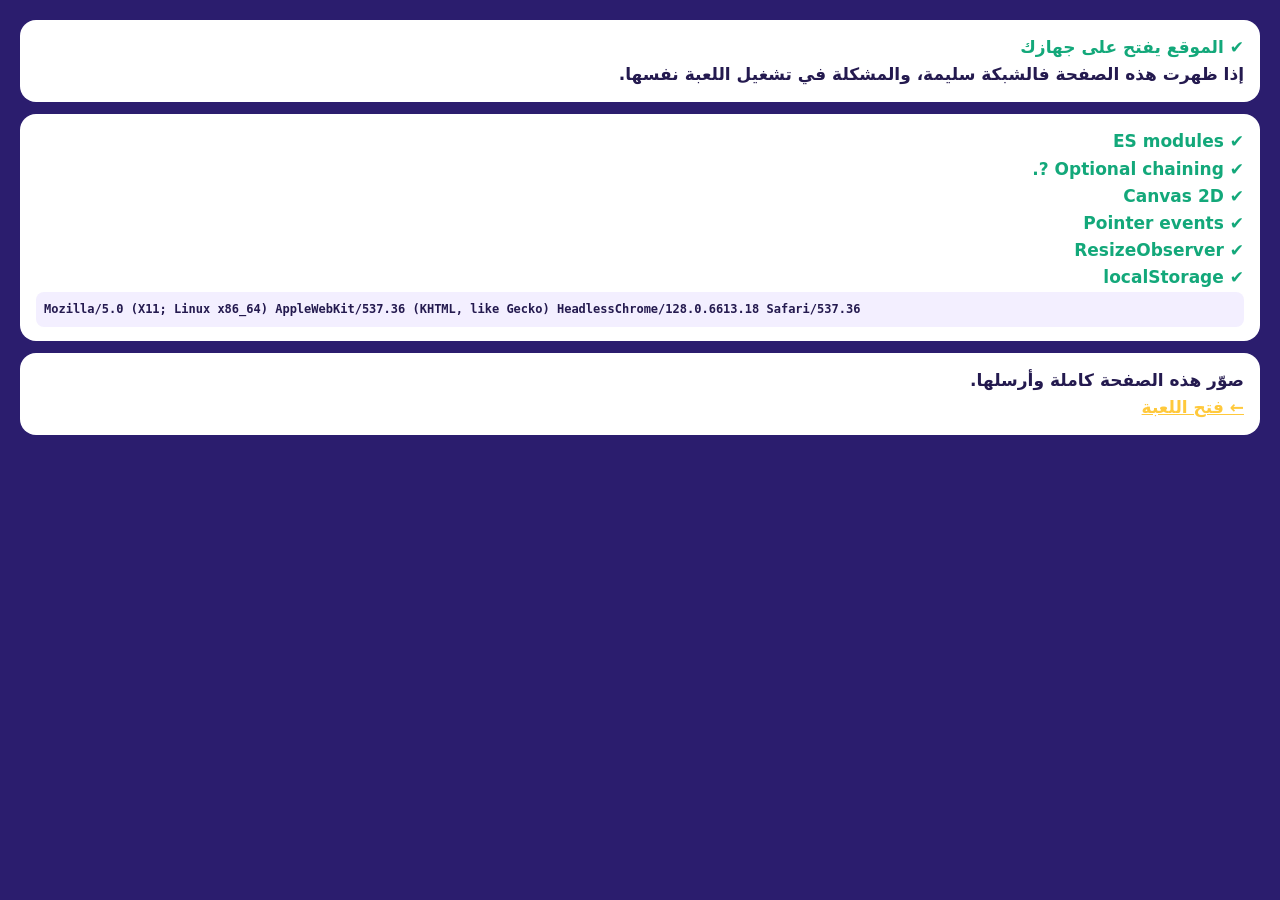
<file: test.html>
<!doctype html>
<html lang="ar" dir="rtl">
<head>
  <meta charset="utf-8">
  <meta name="viewport" content="width=device-width,initial-scale=1">
  <title>Device check | فحص الجهاز</title>
  <style>
    body { margin: 0; font: 600 17px/1.6 system-ui, -apple-system, sans-serif; background: #2b1d6e; color: #fff; padding: 20px; }
    .box { background: #fff; color: #241a4f; border-radius: 16px; padding: 14px 16px; margin-bottom: 12px; }
    .ok { color: #13a87a; } .bad { color: #d94848; }
    code { direction: ltr; display: block; font-size: 12px; word-break: break-all; background: #f3efff; padding: 8px; border-radius: 8px; }
    a { color: #ffc93c; }
  </style>
</head>
<body>
  <div class="box"><b class="ok">✔ الموقع يفتح على جهازك</b><br>إذا ظهرت هذه الصفحة فالشبكة سليمة، والمشكلة في تشغيل اللعبة نفسها.</div>
  <div class="box" id="checks">جارٍ الفحص…</div>
  <div class="box">صوّر هذه الصفحة كاملة وأرسلها.<br><a href="./">← فتح اللعبة</a></div>
  <script>
    var rows = [], ok = function (name, v) { rows.push('<div class="' + (v ? 'ok' : 'bad') + '">' + (v ? '✔ ' : '✖ ') + name + '</div>'); };
    ok('ES modules', 'noModule' in document.createElement('script'));
    ok('Optional chaining ?.', (function () { try { return new Function('return ({a:1})?.a')() === 1; } catch (e) { return false; } })());
    ok('Canvas 2D', !!document.createElement('canvas').getContext);
    ok('Pointer events', !!window.PointerEvent);
    ok('ResizeObserver', !!window.ResizeObserver);
    ok('localStorage', (function () { try { localStorage.setItem('t', '1'); localStorage.removeItem('t'); return true; } catch (e) { return false; } })());
    rows.push('<code>' + navigator.userAgent.replace(/</g, '&lt;') + '</code>');
    document.getElementById('checks').innerHTML = rows.join('');
  </script>
</body>
</html>
</file>
